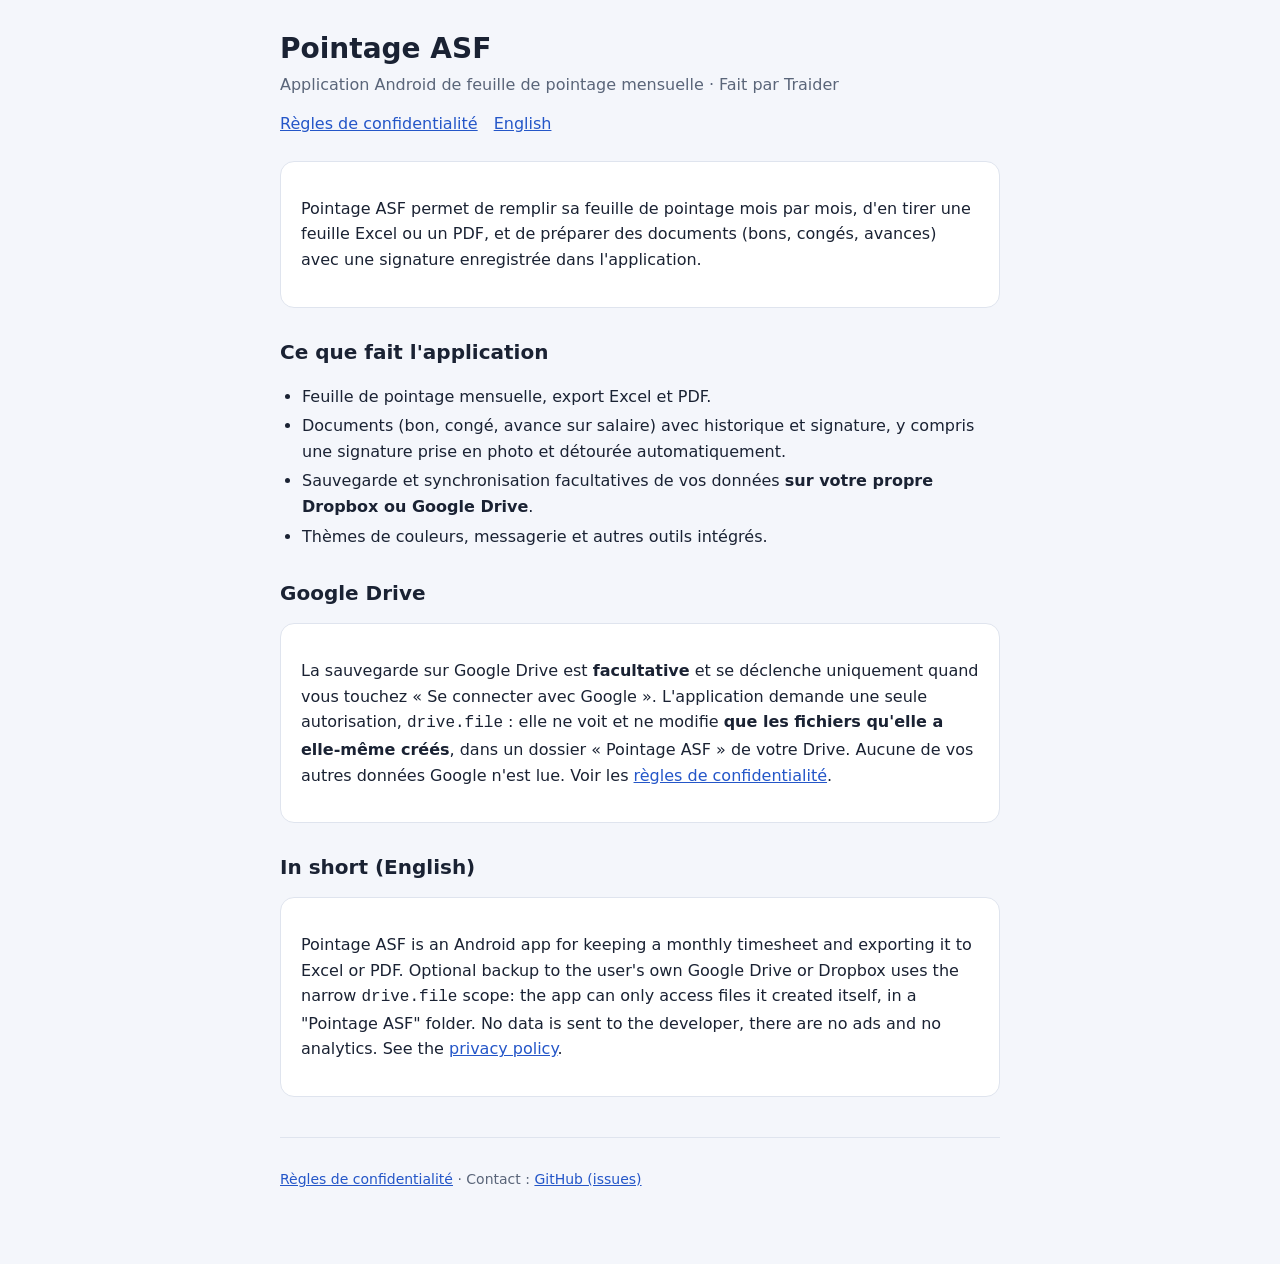
<file: index.html>
<!DOCTYPE html>
<html lang="fr">
<head>
<meta charset="utf-8">
<meta name="viewport" content="width=device-width,initial-scale=1">
<title>Pointage ASF – application Android de feuille de pointage</title>
<meta name="description" content="Pointage ASF : application Android pour tenir sa feuille de pointage mensuelle, générer ses documents (PDF, Excel) et les sauvegarder sur Dropbox ou Google Drive.">
<link rel="stylesheet" href="style.css">
</head>
<body>
<main>
<header>
  <h1>Pointage ASF</h1>
  <p class="sub">Application Android de feuille de pointage mensuelle · Fait par Traider</p>
  <nav class="nav"><a href="confidentialite.html">Règles de confidentialité</a><a href="#english">English</a></nav>
</header>

<div class="card">
  <p>Pointage ASF permet de remplir sa feuille de pointage mois par mois, d'en tirer une feuille Excel ou un PDF, et de préparer des documents (bons, congés, avances) avec une signature enregistrée dans l'application.</p>
</div>

<h2>Ce que fait l'application</h2>
<ul>
  <li>Feuille de pointage mensuelle, export Excel et PDF.</li>
  <li>Documents (bon, congé, avance sur salaire) avec historique et signature, y compris une signature prise en photo et détourée automatiquement.</li>
  <li>Sauvegarde et synchronisation facultatives de vos données <b>sur votre propre Dropbox ou Google Drive</b>.</li>
  <li>Thèmes de couleurs, messagerie et autres outils intégrés.</li>
</ul>

<h2>Google Drive</h2>
<div class="card">
  <p>La sauvegarde sur Google Drive est <b>facultative</b> et se déclenche uniquement quand vous touchez « Se connecter avec Google ». L'application demande une seule autorisation, <code>drive.file</code> : elle ne voit et ne modifie <b>que les fichiers qu'elle a elle-même créés</b>, dans un dossier « Pointage ASF » de votre Drive. Aucune de vos autres données Google n'est lue. Voir les <a href="confidentialite.html">règles de confidentialité</a>.</p>
</div>

<h2 id="english">In short (English)</h2>
<div class="card">
  <p>Pointage ASF is an Android app for keeping a monthly timesheet and exporting it to Excel or PDF. Optional backup to the user's own Google Drive or Dropbox uses the narrow <code>drive.file</code> scope: the app can only access files it created itself, in a "Pointage ASF" folder. No data is sent to the developer, there are no ads and no analytics. See the <a href="confidentialite.html#english">privacy policy</a>.</p>
</div>

<footer>
  <p><a href="confidentialite.html">Règles de confidentialité</a> · Contact : <a href="https://github.com/guillaumek270-del/pointage-asf/issues">GitHub (issues)</a></p>
</footer>
</main>
</body>
</html>
</file>
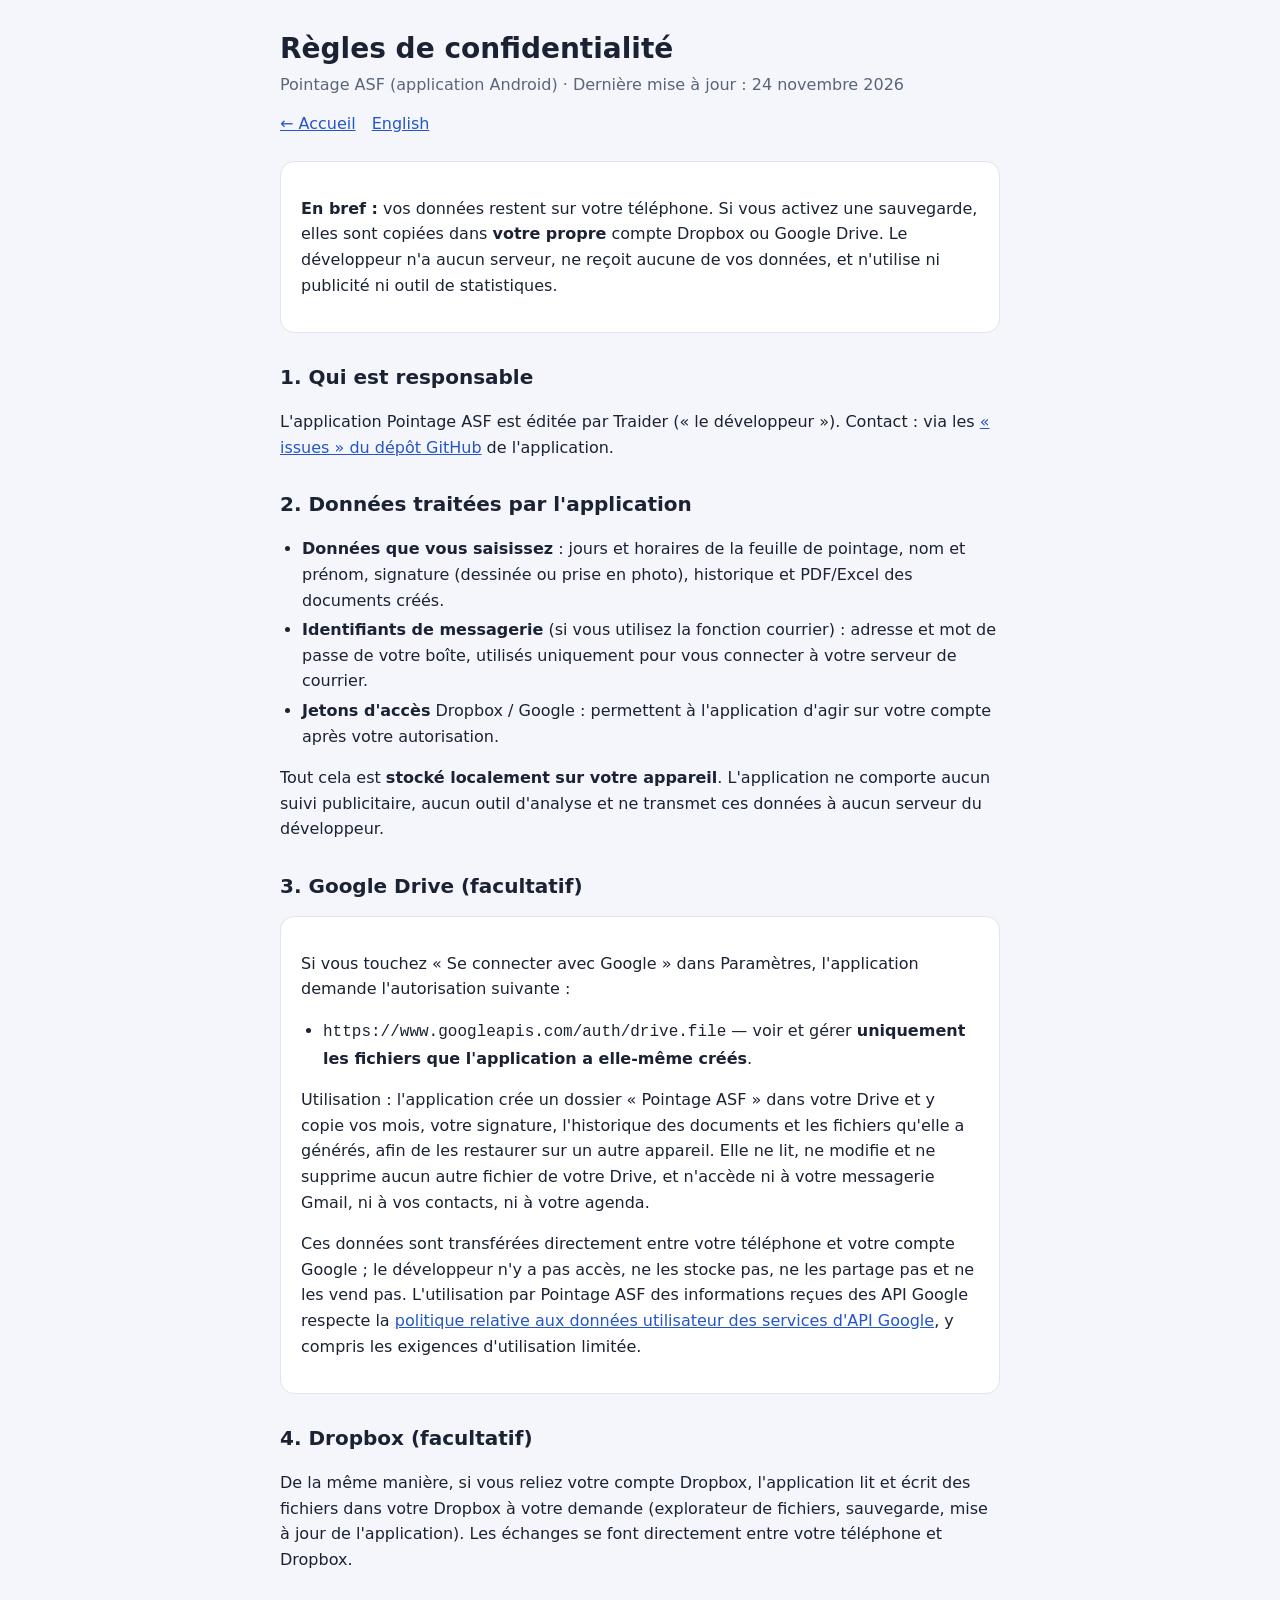
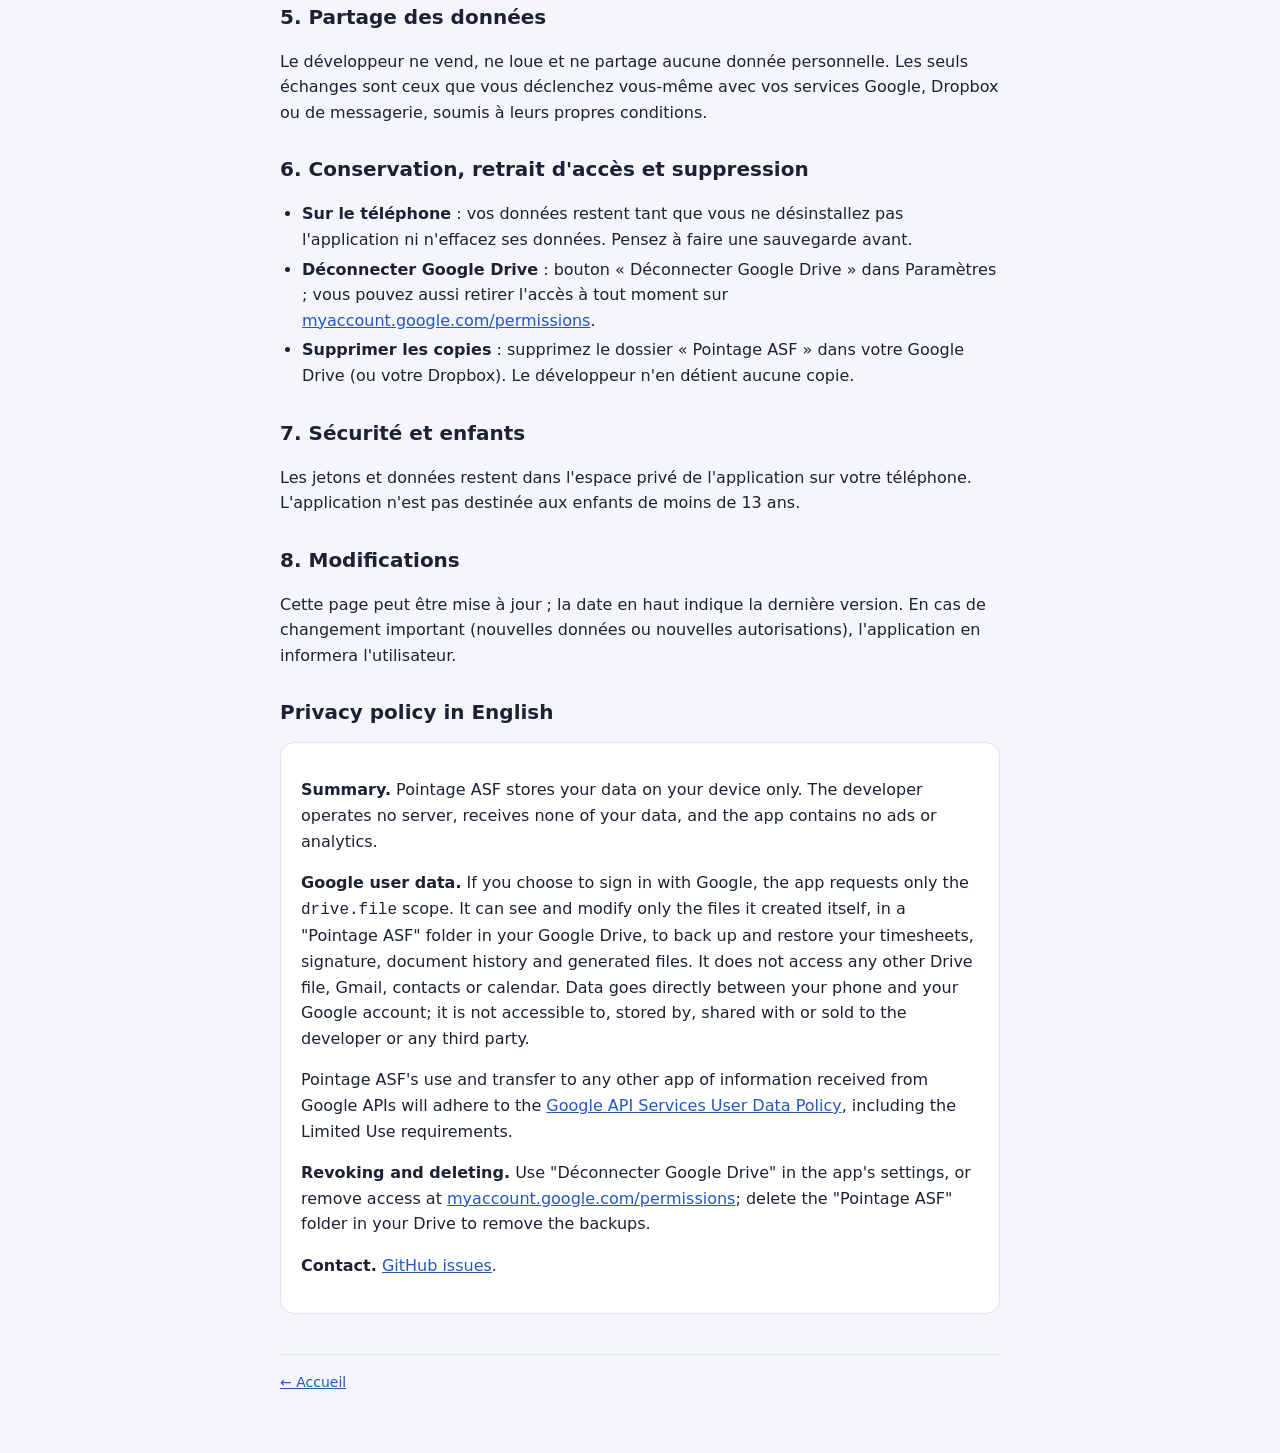
<file: confidentialite.html>
<!DOCTYPE html>
<html lang="fr">
<head>
<meta charset="utf-8">
<meta name="viewport" content="width=device-width,initial-scale=1">
<title>Règles de confidentialité – Pointage ASF</title>
<meta name="description" content="Règles de confidentialité de l'application Pointage ASF : quelles données sont utilisées, où elles sont stockées, et accès à Google Drive.">
<link rel="stylesheet" href="style.css">
</head>
<body>
<main>
<header>
  <h1>Règles de confidentialité</h1>
  <p class="sub">Pointage ASF (application Android) · Dernière mise à jour : 24 novembre 2026</p>
  <nav class="nav"><a href="index.html">← Accueil</a><a href="#english">English</a></nav>
</header>

<div class="card">
  <p><b>En bref :</b> vos données restent sur votre téléphone. Si vous activez une sauvegarde, elles sont copiées dans <b>votre propre</b> compte Dropbox ou Google Drive. Le développeur n'a aucun serveur, ne reçoit aucune de vos données, et n'utilise ni publicité ni outil de statistiques.</p>
</div>

<h2>1. Qui est responsable</h2>
<p>L'application Pointage ASF est éditée par Traider (« le développeur »). Contact : via les <a href="https://github.com/guillaumek270-del/pointage-asf/issues">« issues » du dépôt GitHub</a> de l'application.</p>

<h2>2. Données traitées par l'application</h2>
<ul>
  <li><b>Données que vous saisissez</b> : jours et horaires de la feuille de pointage, nom et prénom, signature (dessinée ou prise en photo), historique et PDF/Excel des documents créés.</li>
  <li><b>Identifiants de messagerie</b> (si vous utilisez la fonction courrier) : adresse et mot de passe de votre boîte, utilisés uniquement pour vous connecter à votre serveur de courrier.</li>
  <li><b>Jetons d'accès</b> Dropbox / Google : permettent à l'application d'agir sur votre compte après votre autorisation.</li>
</ul>
<p>Tout cela est <b>stocké localement sur votre appareil</b>. L'application ne comporte aucun suivi publicitaire, aucun outil d'analyse et ne transmet ces données à aucun serveur du développeur.</p>

<h2>3. Google Drive (facultatif)</h2>
<div class="card">
  <p>Si vous touchez « Se connecter avec Google » dans Paramètres, l'application demande l'autorisation suivante :</p>
  <ul>
    <li><code>https://www.googleapis.com/auth/drive.file</code> — voir et gérer <b>uniquement les fichiers que l'application a elle-même créés</b>.</li>
  </ul>
  <p>Utilisation : l'application crée un dossier « Pointage ASF » dans votre Drive et y copie vos mois, votre signature, l'historique des documents et les fichiers qu'elle a générés, afin de les restaurer sur un autre appareil. Elle ne lit, ne modifie et ne supprime aucun autre fichier de votre Drive, et n'accède ni à votre messagerie Gmail, ni à vos contacts, ni à votre agenda.</p>
  <p>Ces données sont transférées directement entre votre téléphone et votre compte Google ; le développeur n'y a pas accès, ne les stocke pas, ne les partage pas et ne les vend pas. L'utilisation par Pointage ASF des informations reçues des API Google respecte la <a href="https://developers.google.com/terms/api-services-user-data-policy">politique relative aux données utilisateur des services d'API Google</a>, y compris les exigences d'utilisation limitée.</p>
</div>

<h2>4. Dropbox (facultatif)</h2>
<p>De la même manière, si vous reliez votre compte Dropbox, l'application lit et écrit des fichiers dans votre Dropbox à votre demande (explorateur de fichiers, sauvegarde, mise à jour de l'application). Les échanges se font directement entre votre téléphone et Dropbox.</p>

<h2>5. Partage des données</h2>
<p>Le développeur ne vend, ne loue et ne partage aucune donnée personnelle. Les seuls échanges sont ceux que vous déclenchez vous-même avec vos services Google, Dropbox ou de messagerie, soumis à leurs propres conditions.</p>

<h2>6. Conservation, retrait d'accès et suppression</h2>
<ul>
  <li><b>Sur le téléphone</b> : vos données restent tant que vous ne désinstallez pas l'application ni n'effacez ses données. Pensez à faire une sauvegarde avant.</li>
  <li><b>Déconnecter Google Drive</b> : bouton « Déconnecter Google Drive » dans Paramètres ; vous pouvez aussi retirer l'accès à tout moment sur <a href="https://myaccount.google.com/permissions">myaccount.google.com/permissions</a>.</li>
  <li><b>Supprimer les copies</b> : supprimez le dossier « Pointage ASF » dans votre Google Drive (ou votre Dropbox). Le développeur n'en détient aucune copie.</li>
</ul>

<h2>7. Sécurité et enfants</h2>
<p>Les jetons et données restent dans l'espace privé de l'application sur votre téléphone. L'application n'est pas destinée aux enfants de moins de 13 ans.</p>

<h2>8. Modifications</h2>
<p>Cette page peut être mise à jour ; la date en haut indique la dernière version. En cas de changement important (nouvelles données ou nouvelles autorisations), l'application en informera l'utilisateur.</p>

<h2 id="english">Privacy policy in English</h2>
<div class="card">
  <p><b>Summary.</b> Pointage ASF stores your data on your device only. The developer operates no server, receives none of your data, and the app contains no ads or analytics.</p>
  <p><b>Google user data.</b> If you choose to sign in with Google, the app requests only the <code>drive.file</code> scope. It can see and modify only the files it created itself, in a "Pointage ASF" folder in your Google Drive, to back up and restore your timesheets, signature, document history and generated files. It does not access any other Drive file, Gmail, contacts or calendar. Data goes directly between your phone and your Google account; it is not accessible to, stored by, shared with or sold to the developer or any third party.</p>
  <p>Pointage ASF's use and transfer to any other app of information received from Google APIs will adhere to the <a href="https://developers.google.com/terms/api-services-user-data-policy">Google API Services User Data Policy</a>, including the Limited Use requirements.</p>
  <p><b>Revoking and deleting.</b> Use "Déconnecter Google Drive" in the app's settings, or remove access at <a href="https://myaccount.google.com/permissions">myaccount.google.com/permissions</a>; delete the "Pointage ASF" folder in your Drive to remove the backups.</p>
  <p><b>Contact.</b> <a href="https://github.com/guillaumek270-del/pointage-asf/issues">GitHub issues</a>.</p>
</div>

<footer><a href="index.html">← Accueil</a></footer>
</main>
</body>
</html>
</file>
<file: style.css>
:root{--bg:#f4f6fb;--card:#fff;--ink:#1a2233;--mut:#5a6579;--acc:#2456c8;--line:#dfe4ee}
@media (prefers-color-scheme:dark){:root{--bg:#10141c;--card:#181e29;--ink:#e8ecf4;--mut:#9aa6bb;--acc:#7aa2ff;--line:#2a3344}}
*{box-sizing:border-box}body{margin:0;background:var(--bg);color:var(--ink);font:16px/1.6 system-ui,-apple-system,"Segoe UI",Roboto,sans-serif}
main{max-width:760px;margin:0 auto;padding:32px 20px 64px}
header{margin-bottom:24px}h1{font-size:28px;line-height:1.2;margin:0 0 6px}h2{font-size:20px;margin:28px 0 8px}
.sub{color:var(--mut);margin:0}.card{background:var(--card);border:1px solid var(--line);border-radius:14px;padding:18px 20px;margin:14px 0}
a{color:var(--acc)}ul{padding-left:22px}li{margin:4px 0}.nav{margin-top:14px;display:flex;gap:16px;flex-wrap:wrap}
footer{margin-top:40px;color:var(--mut);font-size:14px;border-top:1px solid var(--line);padding-top:16px}
.tag{display:inline-block;font-size:13px;color:var(--mut);border:1px solid var(--line);border-radius:999px;padding:2px 10px;margin:0 6px 6px 0}
</file>
